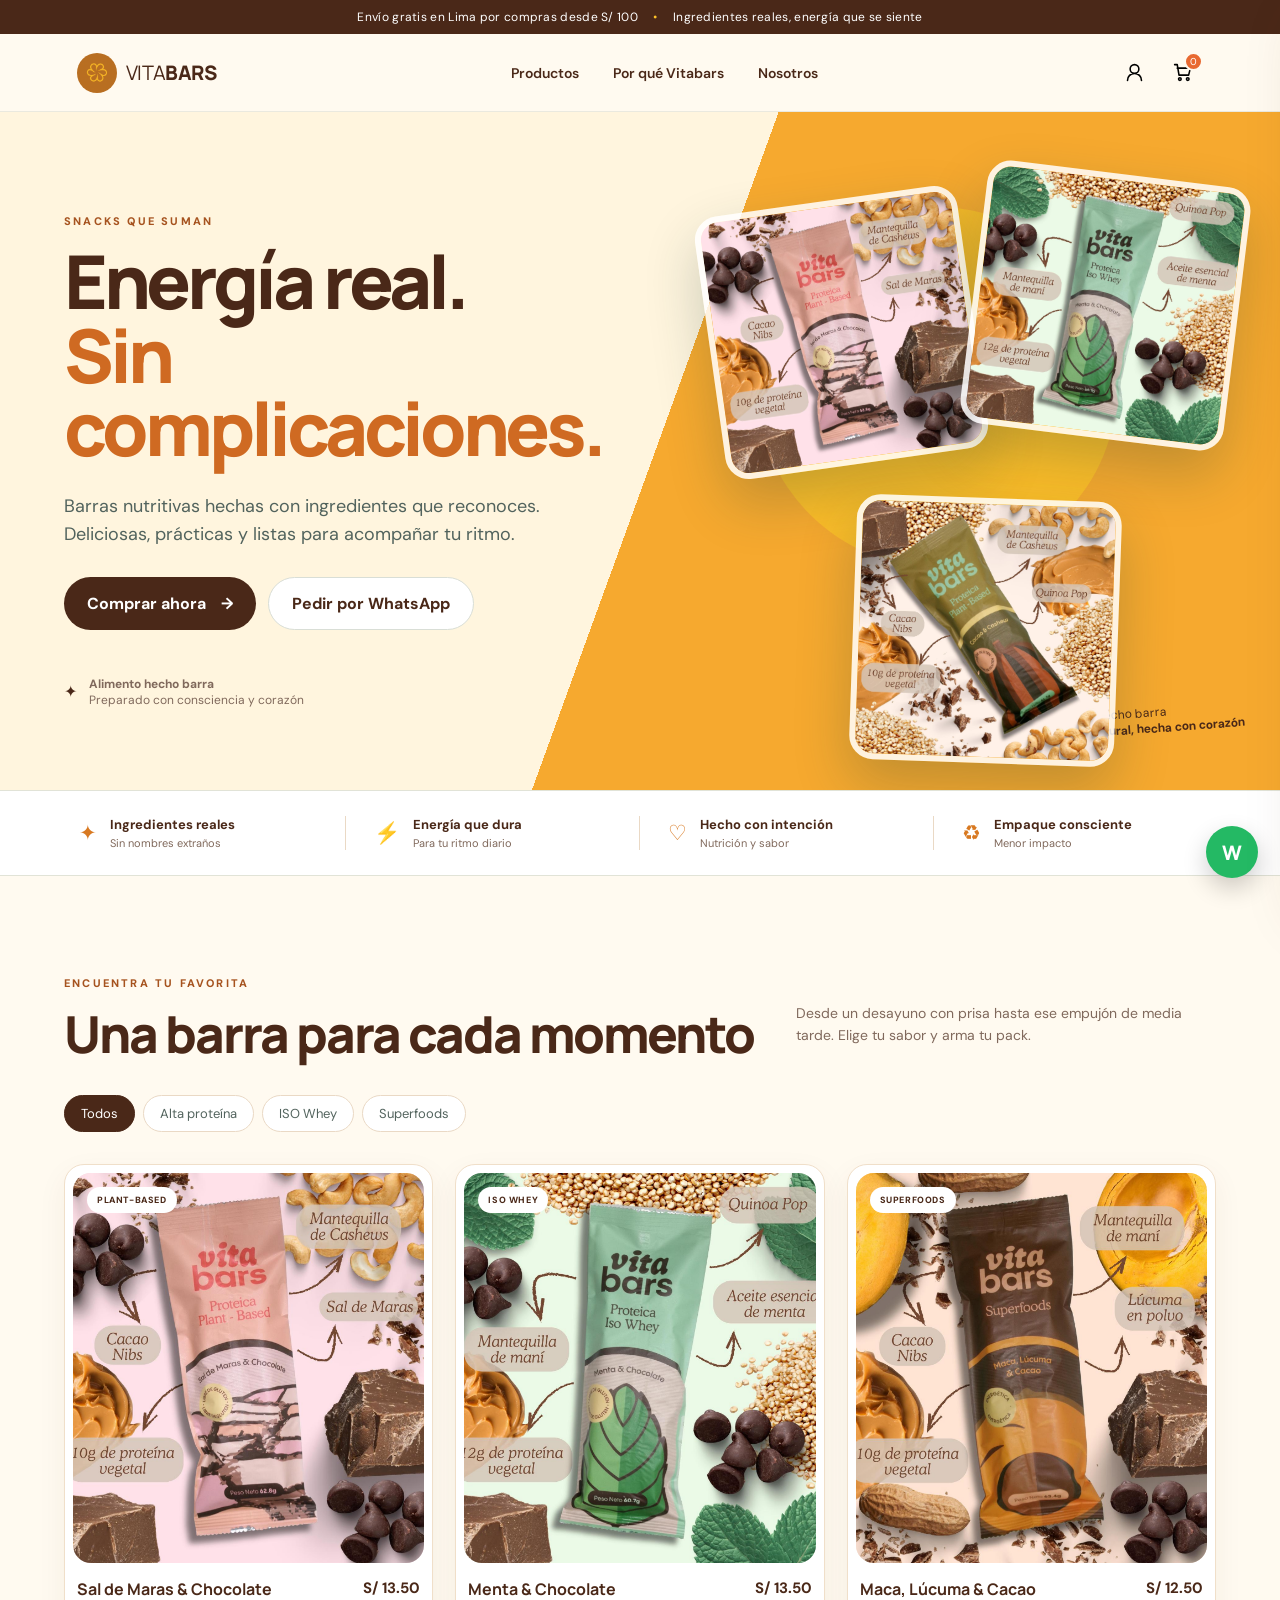
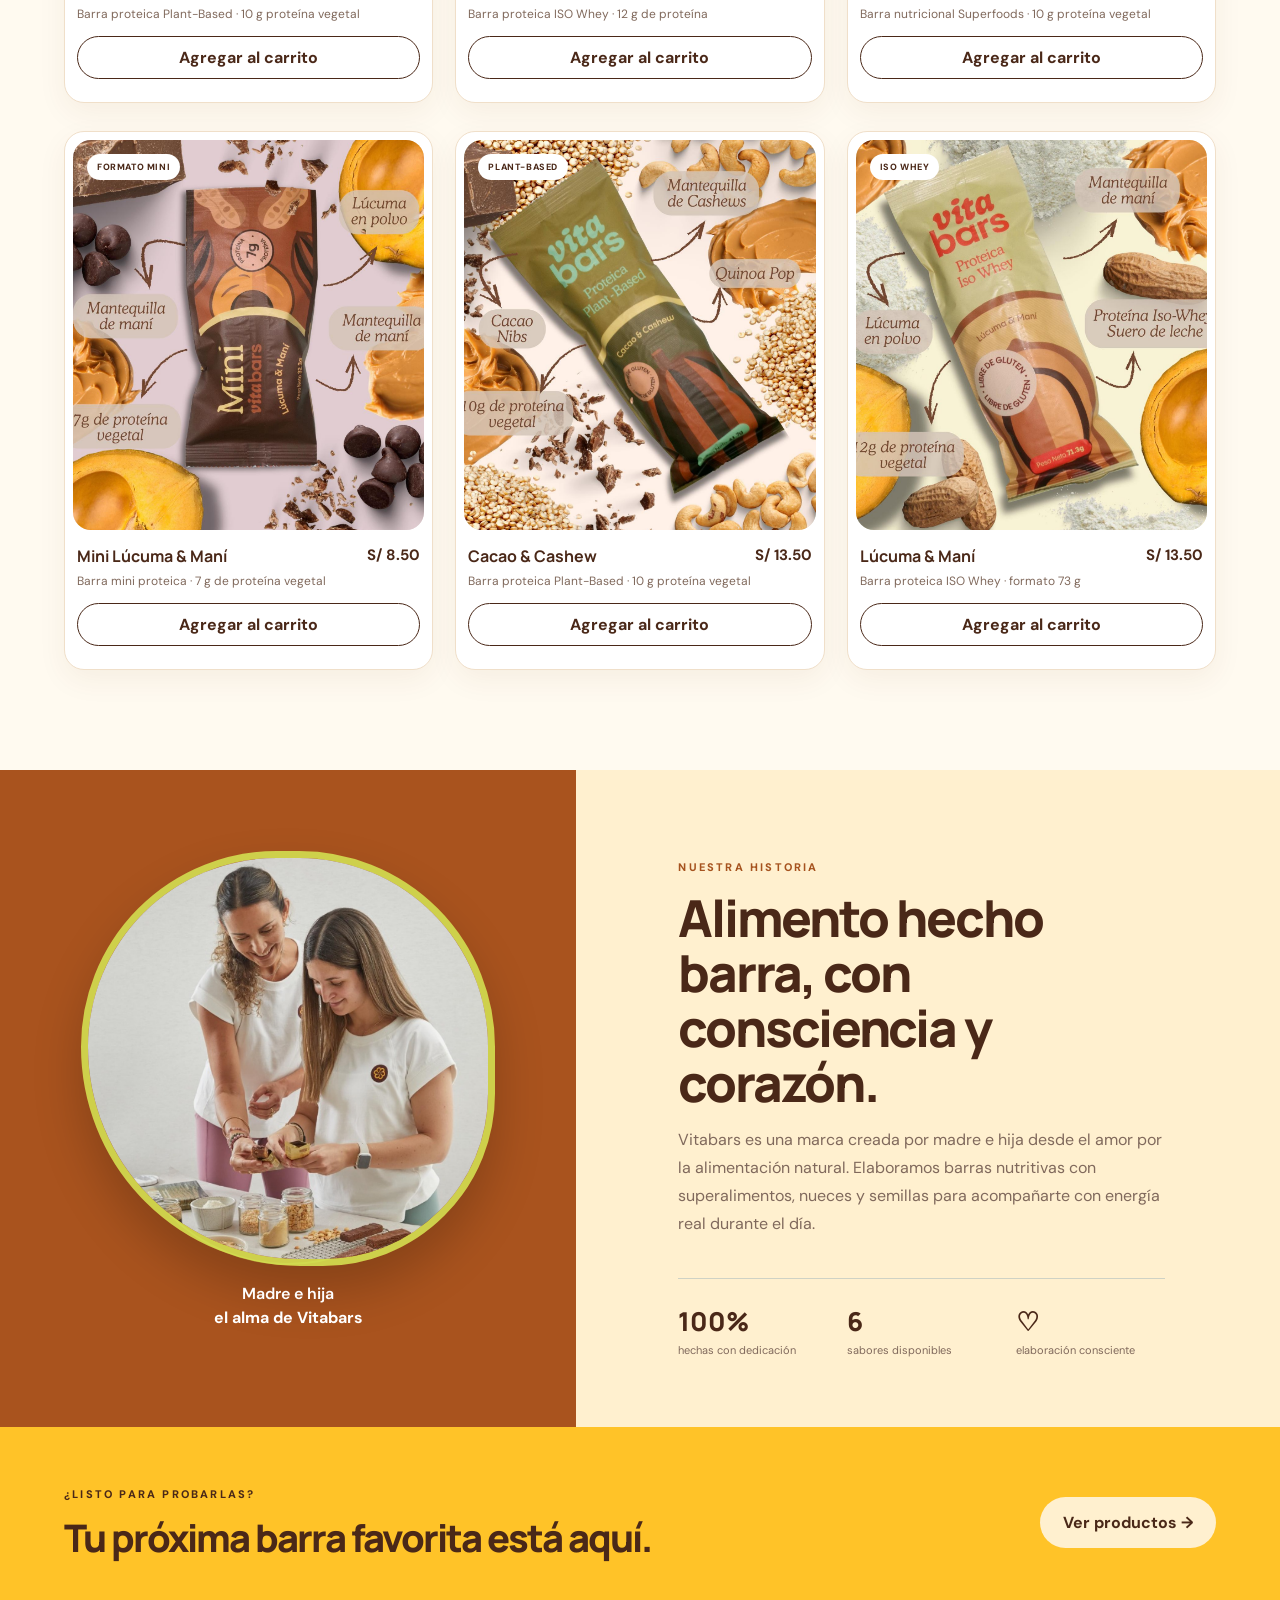
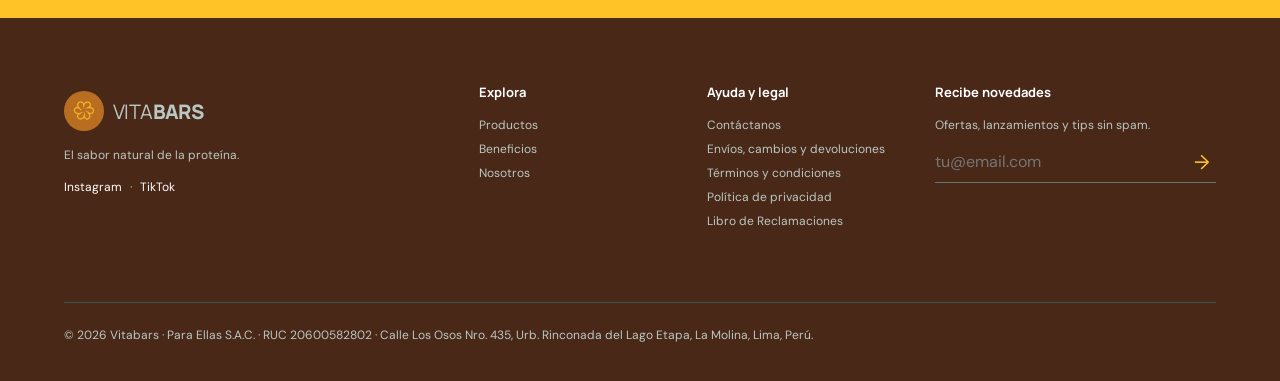
<file: index.html>
<!doctype html>
<html lang="es">
<head>
  <meta charset="UTF-8" />
  <meta name="viewport" content="width=device-width, initial-scale=1.0" />
  <meta name="description" content="Vitabars: barras nutritivas hechas con ingredientes reales. Compra por WhatsApp o paga online con Culqi." />
  <title>Vitabars | Energía real para tu día</title>
  <link rel="preconnect" href="https://fonts.googleapis.com">
  <link rel="preconnect" href="https://fonts.gstatic.com" crossorigin>
  <link href="https://fonts.googleapis.com/css2?family=DM+Sans:wght@400;500;600;700&family=Manrope:wght@600;700;800&display=swap" rel="stylesheet">
  <link rel="stylesheet" href="styles.css" />
  <link rel="stylesheet" href="brand.css" />
</head>
<body>
  <div class="announcement">Envío gratis en Lima por compras desde S/ 100 <span>•</span> Ingredientes reales, energía que se siente</div>

  <header class="site-header">
    <a class="brand" href="#inicio" aria-label="Vitabars, inicio">
      <img class="brand-logo" src="logo.png" alt=""><span>VITA<strong>BARS</strong></span>
    </a>
    <nav aria-label="Navegación principal">
      <a href="#productos">Productos</a>
      <a href="#beneficios">Por qué Vitabars</a>
      <a href="#nosotros">Nosotros</a>
    </nav>
    <div class="header-actions">
      <button class="icon-btn user-trigger" aria-label="Ingresar a mi cuenta" title="Mi cuenta">
        <svg viewBox="0 0 24 24" aria-hidden="true"><path d="M20 21a8 8 0 0 0-16 0M12 13a5 5 0 1 0 0-10 5 5 0 0 0 0 10Z"/></svg>
      </button>
      <button class="icon-btn cart-trigger" aria-label="Abrir carrito" title="Carrito">
        <svg viewBox="0 0 24 24" aria-hidden="true"><path d="M6 7h15l-2 8H8L6 3H3M9 21a1.5 1.5 0 1 0 0-3 1.5 1.5 0 0 0 0 3Zm9 0a1.5 1.5 0 1 0 0-3 1.5 1.5 0 0 0 0 3Z"/></svg>
        <span class="cart-count">0</span>
      </button>
      <button class="menu-btn" aria-label="Abrir menú">☰</button>
    </div>
  </header>

  <main>
    <section class="hero" id="inicio">
      <div class="hero-copy">
        <p class="eyebrow">SNACKS QUE SUMAN</p>
        <h1>Energía real.<br><em>Sin complicaciones.</em></h1>
        <p class="hero-text">Barras nutritivas hechas con ingredientes que reconoces. Deliciosas, prácticas y listas para acompañar tu ritmo.</p>
        <div class="hero-ctas">
          <a class="btn btn-dark" href="#productos">Comprar ahora <span>→</span></a>
          <button class="btn btn-light whatsapp-general">Pedir por WhatsApp</button>
        </div>
        <div class="hero-proof"><span class="proof-icon">✦</span><p><strong>Alimento hecho barra</strong><br>Preparado con consciencia y corazón</p></div>
      </div>
      <div class="hero-visual" aria-label="Selección de barras Vitabars">
        <div class="sun"></div>
        <img class="hero-product hero-product-one" src="saldemaras_y_chocolate.png" alt="Vitabar Sal de Maras y Chocolate">
        <img class="hero-product hero-product-two" src="menta_y_chocolate.png" alt="Vitabar Menta y Chocolate">
        <img class="hero-product hero-product-three" src="cacao_y_cashew.png" alt="Vitabar Cacao y Cashew">
        <p class="visual-note">Alimento hecho barra<br><strong>Energía natural, hecha con corazón</strong></p>
      </div>
    </section>

    <section class="benefit-strip" id="beneficios">
      <div><span>✦</span><p><strong>Ingredientes reales</strong><small>Sin nombres extraños</small></p></div>
      <div><span>⚡</span><p><strong>Energía que dura</strong><small>Para tu ritmo diario</small></p></div>
      <div><span>♡</span><p><strong>Hecho con intención</strong><small>Nutrición y sabor</small></p></div>
      <div><span>♻</span><p><strong>Empaque consciente</strong><small>Menor impacto</small></p></div>
    </section>

    <section class="products-section" id="productos">
      <div class="section-heading">
        <div><p class="eyebrow">ENCUENTRA TU FAVORITA</p><h2>Una barra para cada momento</h2></div>
        <p>Desde un desayuno con prisa hasta ese empujón de media tarde. Elige tu sabor y arma tu pack.</p>
      </div>
      <div class="filter-row" role="group" aria-label="Filtrar productos">
        <button class="filter active" data-filter="todos">Todos</button>
        <button class="filter" data-filter="proteina">Alta proteína</button>
        <button class="filter" data-filter="whey">ISO Whey</button>
        <button class="filter" data-filter="superfoods">Superfoods</button>
      </div>
      <div class="product-grid" id="product-grid"></div>
    </section>

    <section class="story" id="nosotros">
      <div class="story-art"><img src="mama_hija.png" alt="Fundadoras de Vitabars, madre e hija"><p>Madre e hija<br><strong>el alma de Vitabars</strong></p></div>
      <div class="story-copy">
        <p class="eyebrow">NUESTRA HISTORIA</p>
        <h2>Alimento hecho barra, con consciencia y corazón.</h2>
        <p>Vitabars es una marca creada por madre e hija desde el amor por la alimentación natural. Elaboramos barras nutritivas con superalimentos, nueces y semillas para acompañarte con energía real durante el día.</p>
        <div class="story-stats"><div><strong>100%</strong><span>hechas con dedicación</span></div><div><strong>6</strong><span>sabores disponibles</span></div><div><strong>♡</strong><span>elaboración consciente</span></div></div>
      </div>
    </section>

    <section class="cta-banner">
      <div><p class="eyebrow">¿LISTO PARA PROBARLAS?</p><h2>Tu próxima barra favorita está aquí.</h2></div>
      <a href="#productos" class="btn btn-cream">Ver productos →</a>
    </section>
  </main>

  <footer>
    <div class="footer-brand"><a class="brand" href="#inicio"><img class="brand-logo" src="logo.png" alt=""><span>VITA<strong>BARS</strong></span></a><p>El sabor natural de la proteína.</p><p><a href="https://www.instagram.com/vitabars.pe" target="_blank" rel="noopener">Instagram</a> · <a href="https://www.tiktok.com/@vitabars.pe" target="_blank" rel="noopener">TikTok</a></p></div>
    <div><h3>Explora</h3><a href="#productos">Productos</a><a href="#beneficios">Beneficios</a><a href="#nosotros">Nosotros</a></div>
    <div><h3>Ayuda y legal</h3><a href="#" class="whatsapp-general">Contáctanos</a><a href="cambios-devoluciones.html">Envíos, cambios y devoluciones</a><a href="terminos.html">Términos y condiciones</a><a href="privacidad.html">Política de privacidad</a><a href="libro-reclamaciones.html">Libro de Reclamaciones</a></div>
    <div><h3>Recibe novedades</h3><p>Ofertas, lanzamientos y tips sin spam.</p><form class="newsletter"><input type="email" placeholder="tu@email.com" required aria-label="Correo electrónico"><button aria-label="Suscribirme">→</button></form></div>
    <p class="copyright">© 2026 Vitabars · Para Ellas S.A.C. · RUC 20600582802 · Calle Los Osos Nro. 435, Urb. Rinconada del Lago Etapa, La Molina, Lima, Perú.</p>
  </footer>

  <div class="overlay" hidden></div>

  <aside class="drawer cart-drawer" aria-label="Carrito de compras" aria-hidden="true">
    <div class="drawer-head"><div><p class="eyebrow">TU PEDIDO</p><h2>Mi carrito</h2></div><button class="close-drawer" aria-label="Cerrar carrito">×</button></div>
    <div class="cart-items"></div>
    <div class="empty-cart"><span>⌁</span><h3>Tu carrito está esperando</h3><p>Agrega algunas Vitabars y vuelve por aquí.</p><button class="btn btn-dark close-drawer">Ver productos</button></div>
    <div class="cart-summary" hidden>
      <label class="delivery-choice"><input type="checkbox" id="delivery-toggle"><span><strong>Quiero delivery</strong><small>S/ 10 · Gratis desde S/ 100</small></span></label>
      <div class="summary-line"><span>Subtotal</span><strong class="subtotal">S/ 0.00</strong></div>
      <div class="summary-line delivery-line"><span>Delivery</span><strong class="delivery-cost">S/ 0.00</strong></div>
      <div class="summary-line total-line"><span>Total</span><strong class="cart-total">S/ 0.00</strong></div>
      <button class="btn btn-whatsapp checkout-whatsapp">Comprar por WhatsApp</button>
      <button class="btn btn-dark checkout-online">Pagar online con Culqi</button>
      <p class="payment-note">Pago seguro con tarjeta, débito o Yape</p>
    </div>
  </aside>

  <section class="modal auth-modal" aria-hidden="true" role="dialog" aria-modal="true" aria-labelledby="auth-title">
    <button class="modal-close" aria-label="Cerrar">×</button>
    <div class="modal-brand"><img class="brand-logo" src="logo.png" alt="Vitabars"></div>
    <p class="eyebrow">BIENVENIDO A VITABARS</p><h2 id="auth-title">Tu cuenta, tus favoritos.</h2>
    <p class="modal-intro">Ingresa para guardar tus datos y comprar más rápido.</p>
    <form class="auth-form">
      <label>Correo electrónico<input type="email" id="auth-email" placeholder="tu@email.com" required></label>
      <label>Contraseña<input type="password" placeholder="Mínimo 6 caracteres" minlength="6" required></label>
      <button class="btn btn-dark" type="submit">Ingresar</button>
    </form>
    <p class="auth-switch">¿Primera vez? <button type="button">Crear una cuenta</button></p>
    <p class="demo-note">Demo: el acceso se guarda únicamente en este dispositivo.</p>
  </section>

  <section class="modal payment-modal" aria-hidden="true" role="dialog" aria-modal="true" aria-labelledby="payment-title">
    <button class="modal-close" aria-label="Cerrar">×</button>
    <p class="eyebrow">CHECKOUT SEGURO</p><h2 id="payment-title">¿Cómo quieres pagar?</h2>
    <p class="modal-intro">Serás dirigido al enlace seguro de Culqi para completar el pago.</p>
    <div class="payment-total-box"><span>Total de tu pedido</span><strong class="payment-total">S/ 0.00</strong><button type="button" class="copy-total">Copiar monto</button></div>
    <p class="culqi-amount-note">El enlace Express actual no recibe el carrito automáticamente. Ingresa en Culqi el monto que aparece arriba.</p>
    <div class="payment-options">
      <button data-method="Tarjeta de crédito o débito"><span class="pay-icon">▣</span><span><strong>Tarjeta</strong><small>Crédito o débito</small></span><b>›</b></button>
      <button data-method="Yape"><span class="pay-icon yape">Y</span><span><strong>Yape</strong><small>Pago desde tu celular</small></span><b>›</b></button>
    </div>
    <p class="secure-note">🔒 Vitabars no almacena los datos de tu tarjeta.</p>
  </section>

  <div class="toast" role="status" aria-live="polite"></div>
  <a class="floating-whatsapp whatsapp-general" href="#" aria-label="Comprar por WhatsApp">W</a>
  <script src="app.js"></script>
</body>
</html>
</file>
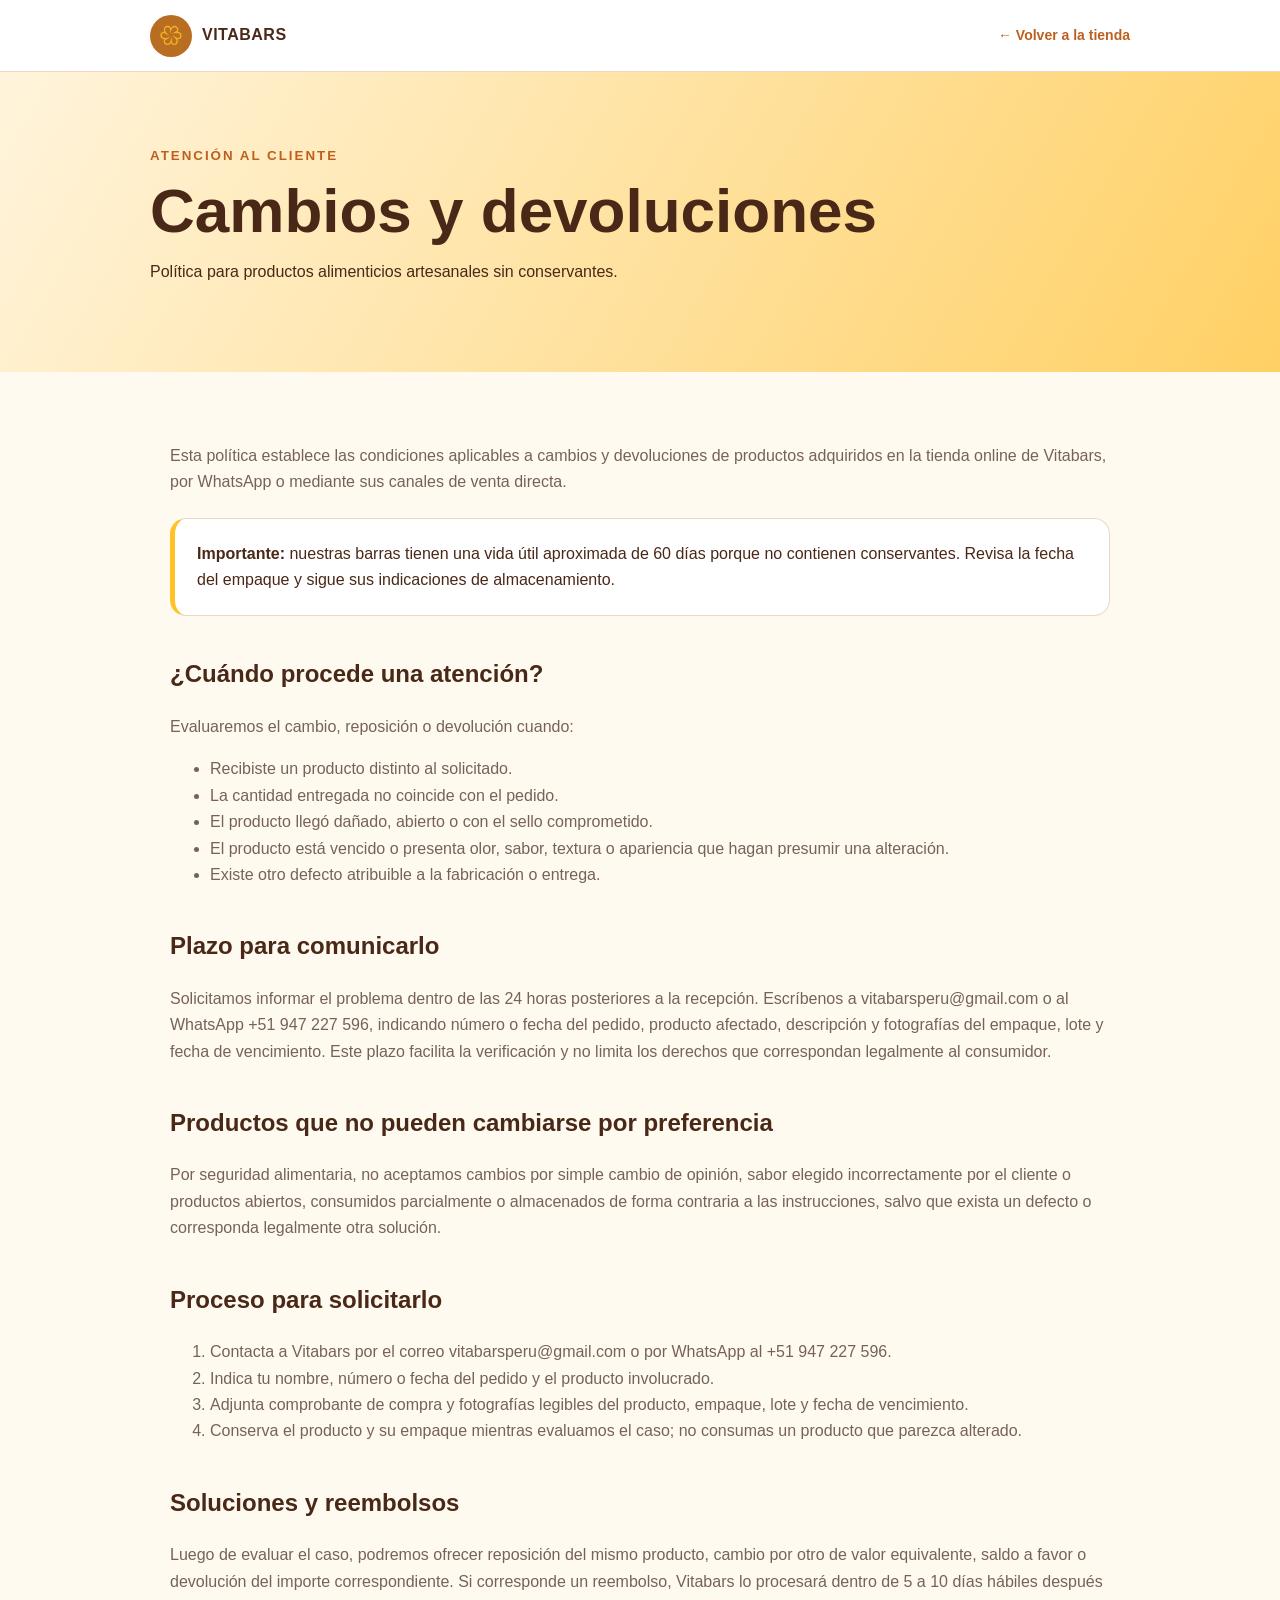
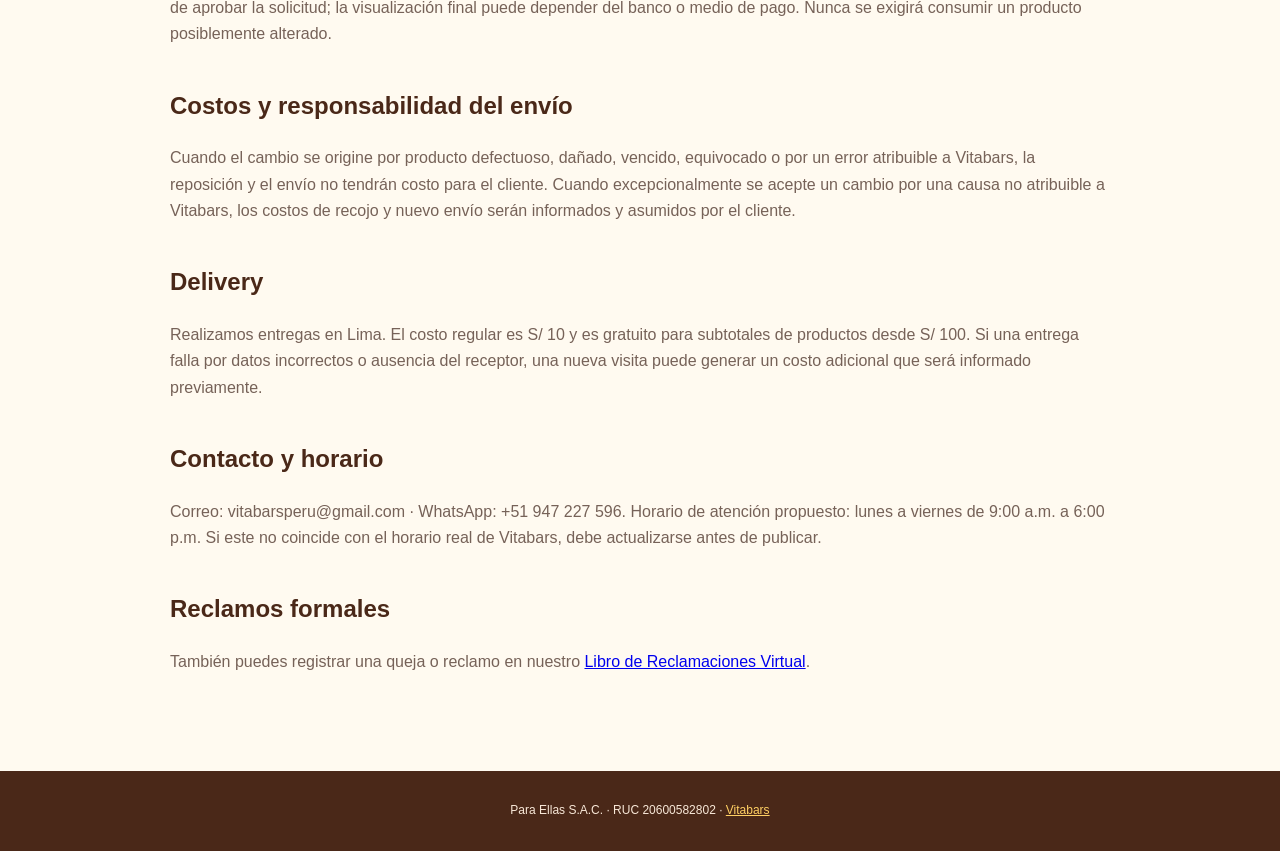
<file: cambios-devoluciones.html>
<!doctype html><html lang="es"><head><meta charset="UTF-8"><meta name="viewport" content="width=device-width,initial-scale=1"><title>Cambios y devoluciones | Vitabars</title><link rel="stylesheet" href="legal.css"></head><body>
<header class="legal-header"><a class="legal-brand" href="index.html"><img src="logo.png" alt="">VITABARS</a><a class="back-link" href="index.html">← Volver a la tienda</a></header>
<section class="legal-hero"><div><small>ATENCIÓN AL CLIENTE</small><h1>Cambios y devoluciones</h1><p>Política para productos alimenticios artesanales sin conservantes.</p></div></section>
<main class="legal-content"><p>Esta política establece las condiciones aplicables a cambios y devoluciones de productos adquiridos en la tienda online de Vitabars, por WhatsApp o mediante sus canales de venta directa.</p><div class="notice"><strong>Importante:</strong> nuestras barras tienen una vida útil aproximada de 60 días porque no contienen conservantes. Revisa la fecha del empaque y sigue sus indicaciones de almacenamiento.</div>
<h2>¿Cuándo procede una atención?</h2><p>Evaluaremos el cambio, reposición o devolución cuando:</p><ul><li>Recibiste un producto distinto al solicitado.</li><li>La cantidad entregada no coincide con el pedido.</li><li>El producto llegó dañado, abierto o con el sello comprometido.</li><li>El producto está vencido o presenta olor, sabor, textura o apariencia que hagan presumir una alteración.</li><li>Existe otro defecto atribuible a la fabricación o entrega.</li></ul>
<h2>Plazo para comunicarlo</h2><p>Solicitamos informar el problema dentro de las 24 horas posteriores a la recepción. Escríbenos a vitabarsperu@gmail.com o al WhatsApp +51 947 227 596, indicando número o fecha del pedido, producto afectado, descripción y fotografías del empaque, lote y fecha de vencimiento. Este plazo facilita la verificación y no limita los derechos que correspondan legalmente al consumidor.</p>
<h2>Productos que no pueden cambiarse por preferencia</h2><p>Por seguridad alimentaria, no aceptamos cambios por simple cambio de opinión, sabor elegido incorrectamente por el cliente o productos abiertos, consumidos parcialmente o almacenados de forma contraria a las instrucciones, salvo que exista un defecto o corresponda legalmente otra solución.</p>
<h2>Proceso para solicitarlo</h2><ol><li>Contacta a Vitabars por el correo vitabarsperu@gmail.com o por WhatsApp al +51 947 227 596.</li><li>Indica tu nombre, número o fecha del pedido y el producto involucrado.</li><li>Adjunta comprobante de compra y fotografías legibles del producto, empaque, lote y fecha de vencimiento.</li><li>Conserva el producto y su empaque mientras evaluamos el caso; no consumas un producto que parezca alterado.</li></ol>
<h2>Soluciones y reembolsos</h2><p>Luego de evaluar el caso, podremos ofrecer reposición del mismo producto, cambio por otro de valor equivalente, saldo a favor o devolución del importe correspondiente. Si corresponde un reembolso, Vitabars lo procesará dentro de 5 a 10 días hábiles después de aprobar la solicitud; la visualización final puede depender del banco o medio de pago. Nunca se exigirá consumir un producto posiblemente alterado.</p>
<h2>Costos y responsabilidad del envío</h2><p>Cuando el cambio se origine por producto defectuoso, dañado, vencido, equivocado o por un error atribuible a Vitabars, la reposición y el envío no tendrán costo para el cliente. Cuando excepcionalmente se acepte un cambio por una causa no atribuible a Vitabars, los costos de recojo y nuevo envío serán informados y asumidos por el cliente.</p>
<h2>Delivery</h2><p>Realizamos entregas en Lima. El costo regular es S/ 10 y es gratuito para subtotales de productos desde S/ 100. Si una entrega falla por datos incorrectos o ausencia del receptor, una nueva visita puede generar un costo adicional que será informado previamente.</p>
<h2>Contacto y horario</h2><p>Correo: vitabarsperu@gmail.com · WhatsApp: +51 947 227 596. Horario de atención propuesto: lunes a viernes de 9:00 a.m. a 6:00 p.m. Si este no coincide con el horario real de Vitabars, debe actualizarse antes de publicar.</p>
<h2>Reclamos formales</h2><p>También puedes registrar una queja o reclamo en nuestro <a href="libro-reclamaciones.html">Libro de Reclamaciones Virtual</a>.</p></main>
<footer class="legal-footer">Para Ellas S.A.C. · RUC 20600582802 · <a href="index.html">Vitabars</a></footer></body></html>
</file>
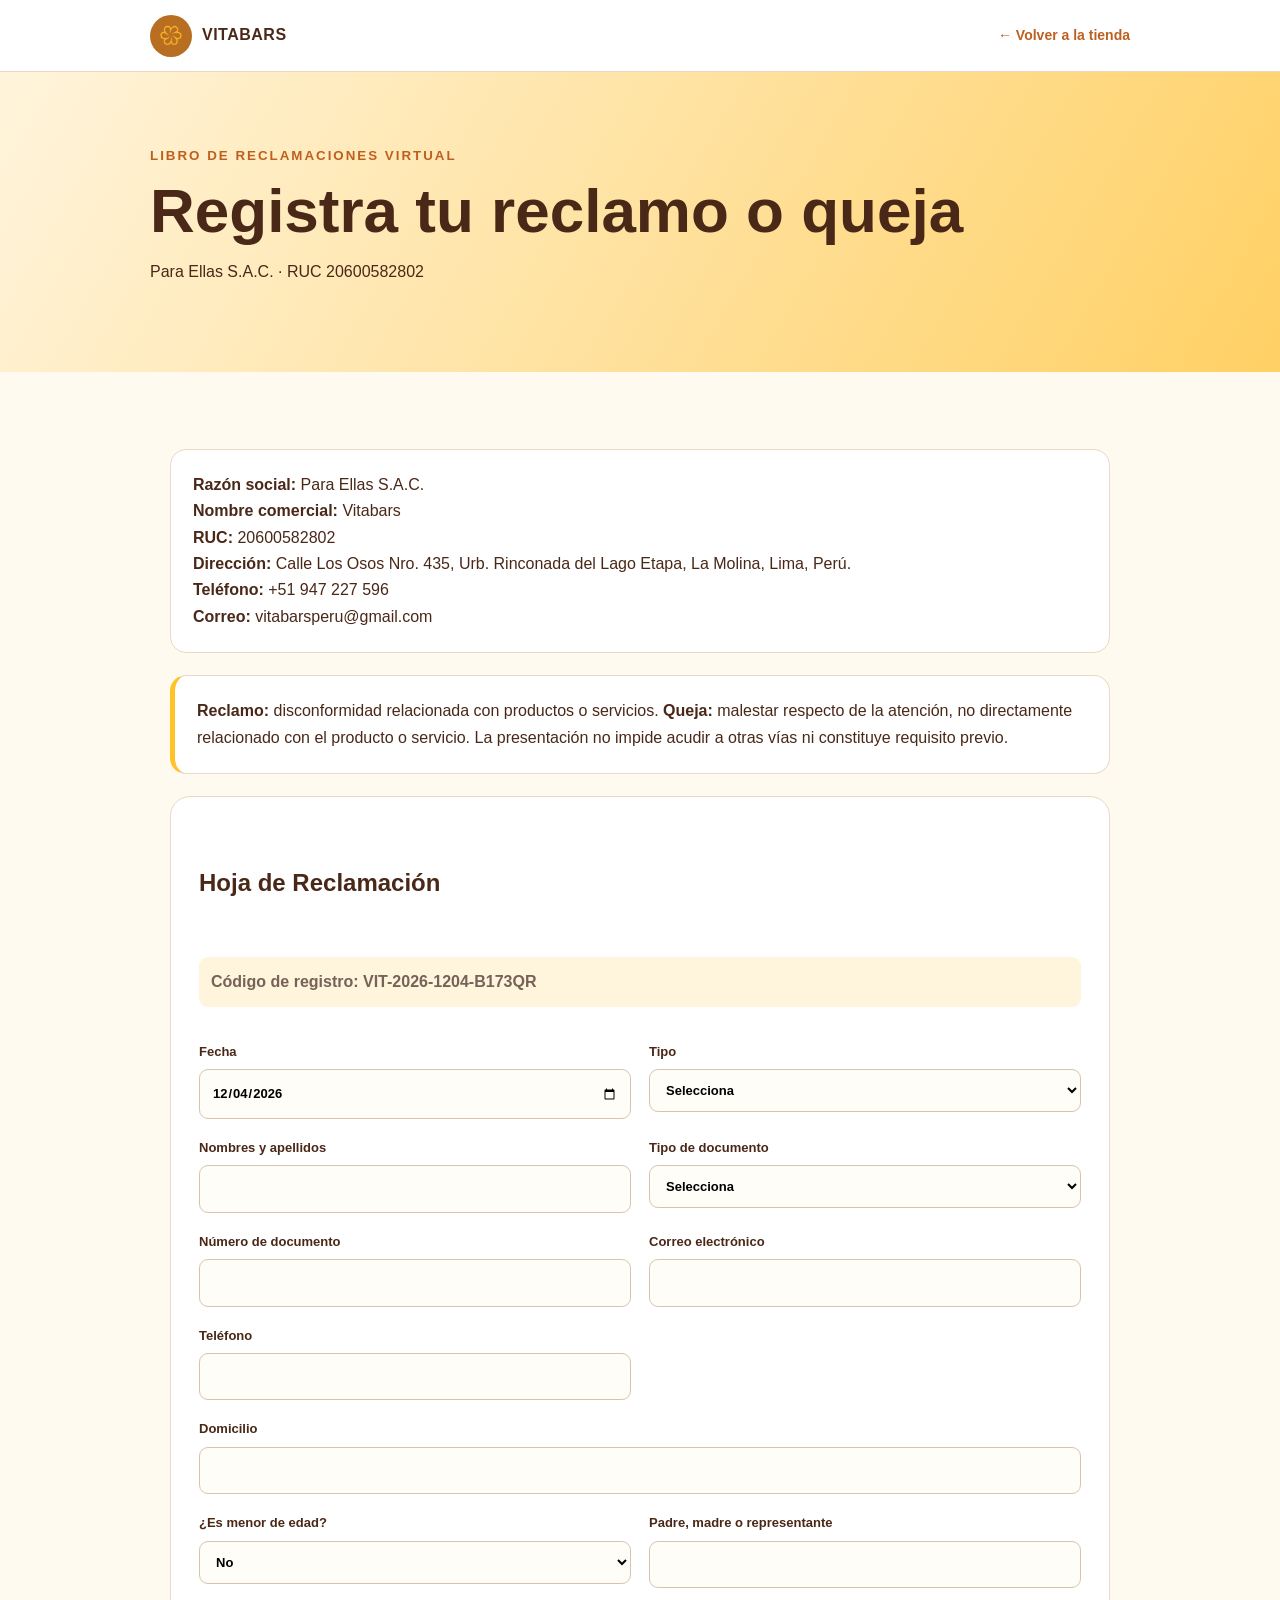
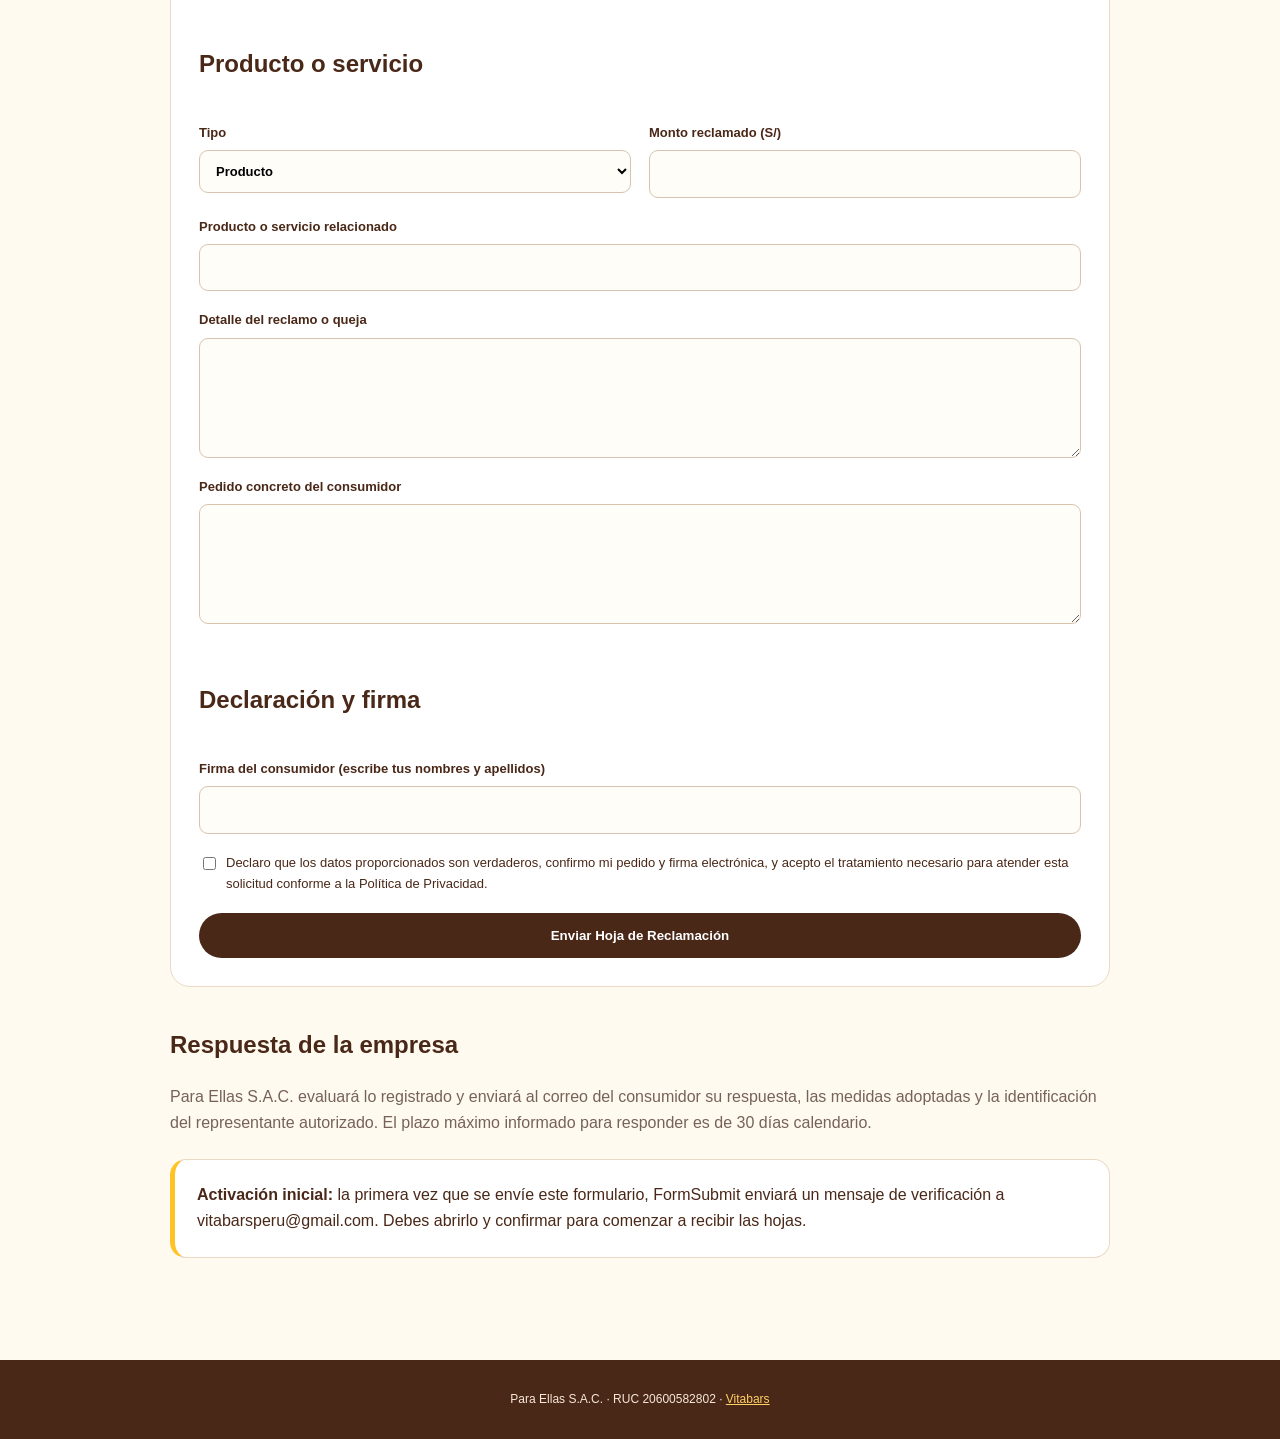
<file: libro-reclamaciones.html>
<!doctype html><html lang="es"><head><meta charset="UTF-8"><meta name="viewport" content="width=device-width,initial-scale=1"><title>Libro de Reclamaciones | Vitabars</title><link rel="stylesheet" href="legal.css"></head><body>
<header class="legal-header"><a class="legal-brand" href="index.html"><img src="logo.png" alt="">VITABARS</a><a class="back-link" href="index.html">← Volver a la tienda</a></header>
<section class="legal-hero"><div><small>LIBRO DE RECLAMACIONES VIRTUAL</small><h1>Registra tu reclamo o queja</h1><p>Para Ellas S.A.C. · RUC 20600582802</p></div></section>
<main class="legal-content"><div class="company-card"><strong>Razón social:</strong> Para Ellas S.A.C.<br><strong>Nombre comercial:</strong> Vitabars<br><strong>RUC:</strong> 20600582802<br><strong>Dirección:</strong> Calle Los Osos Nro. 435, Urb. Rinconada del Lago Etapa, La Molina, Lima, Perú.<br><strong>Teléfono:</strong> +51 947 227 596<br><strong>Correo:</strong> vitabarsperu@gmail.com</div>
<div class="notice"><strong>Reclamo:</strong> disconformidad relacionada con productos o servicios. <strong>Queja:</strong> malestar respecto de la atención, no directamente relacionado con el producto o servicio. La presentación no impide acudir a otras vías ni constituye requisito previo.</div>
<form class="claims-form" action="https://formsubmit.co/vitabarsperu@gmail.com" method="POST">
  <h2>Hoja de Reclamación</h2>
  <input type="hidden" name="_subject" value="Nueva Hoja de Reclamación - Vitabars"><input type="hidden" name="_captcha" value="false"><input type="hidden" name="_template" value="table"><input type="hidden" name="_autoresponse" value="Vitabars recibió tu Hoja de Reclamación. Conserva este correo como constancia. Nos comunicaremos contigo dentro del plazo legal aplicable."><input type="hidden" name="Código" id="claim-id">
  <p class="claim-code full">Código de registro: <span id="claim-code"></span></p>
  <label>Fecha<input type="date" name="Fecha" id="claim-date" required></label><label>Tipo<select name="Tipo" required><option value="">Selecciona</option><option>Reclamo</option><option>Queja</option></select></label>
  <label>Nombres y apellidos<input name="Consumidor" autocomplete="name" required></label><label>Tipo de documento<select name="Tipo de documento" required><option value="">Selecciona</option><option>DNI</option><option>CE</option><option>Pasaporte</option></select></label>
  <label>Número de documento<input name="Número de documento" required></label><label>Correo electrónico<input type="email" name="email" autocomplete="email" required></label>
  <label>Teléfono<input type="tel" name="Teléfono" autocomplete="tel" required></label>
  <label class="full">Domicilio<input name="Domicilio" autocomplete="street-address" required></label>
  <label>¿Es menor de edad?<select name="Menor de edad" id="minor"><option>No</option><option>Sí</option></select></label><label>Padre, madre o representante<input name="Representante" id="representative"></label>
  <h2>Producto o servicio</h2>
  <label>Tipo<select name="Bien contratado" required><option>Producto</option><option>Servicio</option></select></label><label>Monto reclamado (S/)<input type="number" name="Monto reclamado" min="0" step="0.01"></label>
  <label class="full">Producto o servicio relacionado<input name="Producto o servicio" required></label><label class="full">Detalle del reclamo o queja<textarea name="Detalle" required></textarea></label><label class="full">Pedido concreto del consumidor<textarea name="Pedido del consumidor" required></textarea></label>
  <h2>Declaración y firma</h2>
  <label class="full">Firma del consumidor (escribe tus nombres y apellidos)<input name="Firma del consumidor" required></label>
  <label class="check full"><input type="checkbox" required><span>Declaro que los datos proporcionados son verdaderos, confirmo mi pedido y firma electrónica, y acepto el tratamiento necesario para atender esta solicitud conforme a la Política de Privacidad.</span></label>
  <input type="hidden" name="Estado de respuesta" value="Pendiente de evaluación por Para Ellas S.A.C."><input type="hidden" name="Plazo máximo informado" value="30 días calendario"><input type="hidden" name="Firma del proveedor" value="Será consignada por el representante autorizado al emitir la respuesta"><input type="hidden" name="Medidas adoptadas" value="Pendientes de evaluación y respuesta">
  <button type="submit">Enviar Hoja de Reclamación</button>
</form>
<section class="company-response"><h2>Respuesta de la empresa</h2><p>Para Ellas S.A.C. evaluará lo registrado y enviará al correo del consumidor su respuesta, las medidas adoptadas y la identificación del representante autorizado. El plazo máximo informado para responder es de 30 días calendario.</p></section>
<div class="notice"><strong>Activación inicial:</strong> la primera vez que se envíe este formulario, FormSubmit enviará un mensaje de verificación a vitabarsperu@gmail.com. Debes abrirlo y confirmar para comenzar a recibir las hojas.</div></main>
<footer class="legal-footer">Para Ellas S.A.C. · RUC 20600582802 · <a href="index.html">Vitabars</a></footer>
<script>const now=new Date();const code=`VIT-${now.getFullYear()}-${String(now.getMonth()+1).padStart(2,'0')}${String(now.getDate()).padStart(2,'0')}-${Math.random().toString(36).slice(2,8).toUpperCase()}`;document.querySelector('#claim-code').textContent=code;document.querySelector('#claim-id').value=code;document.querySelector('#claim-date').value=now.toISOString().slice(0,10);document.querySelector('#minor').addEventListener('change',e=>document.querySelector('#representative').required=e.target.value==='Sí');</script></body></html>
</file>
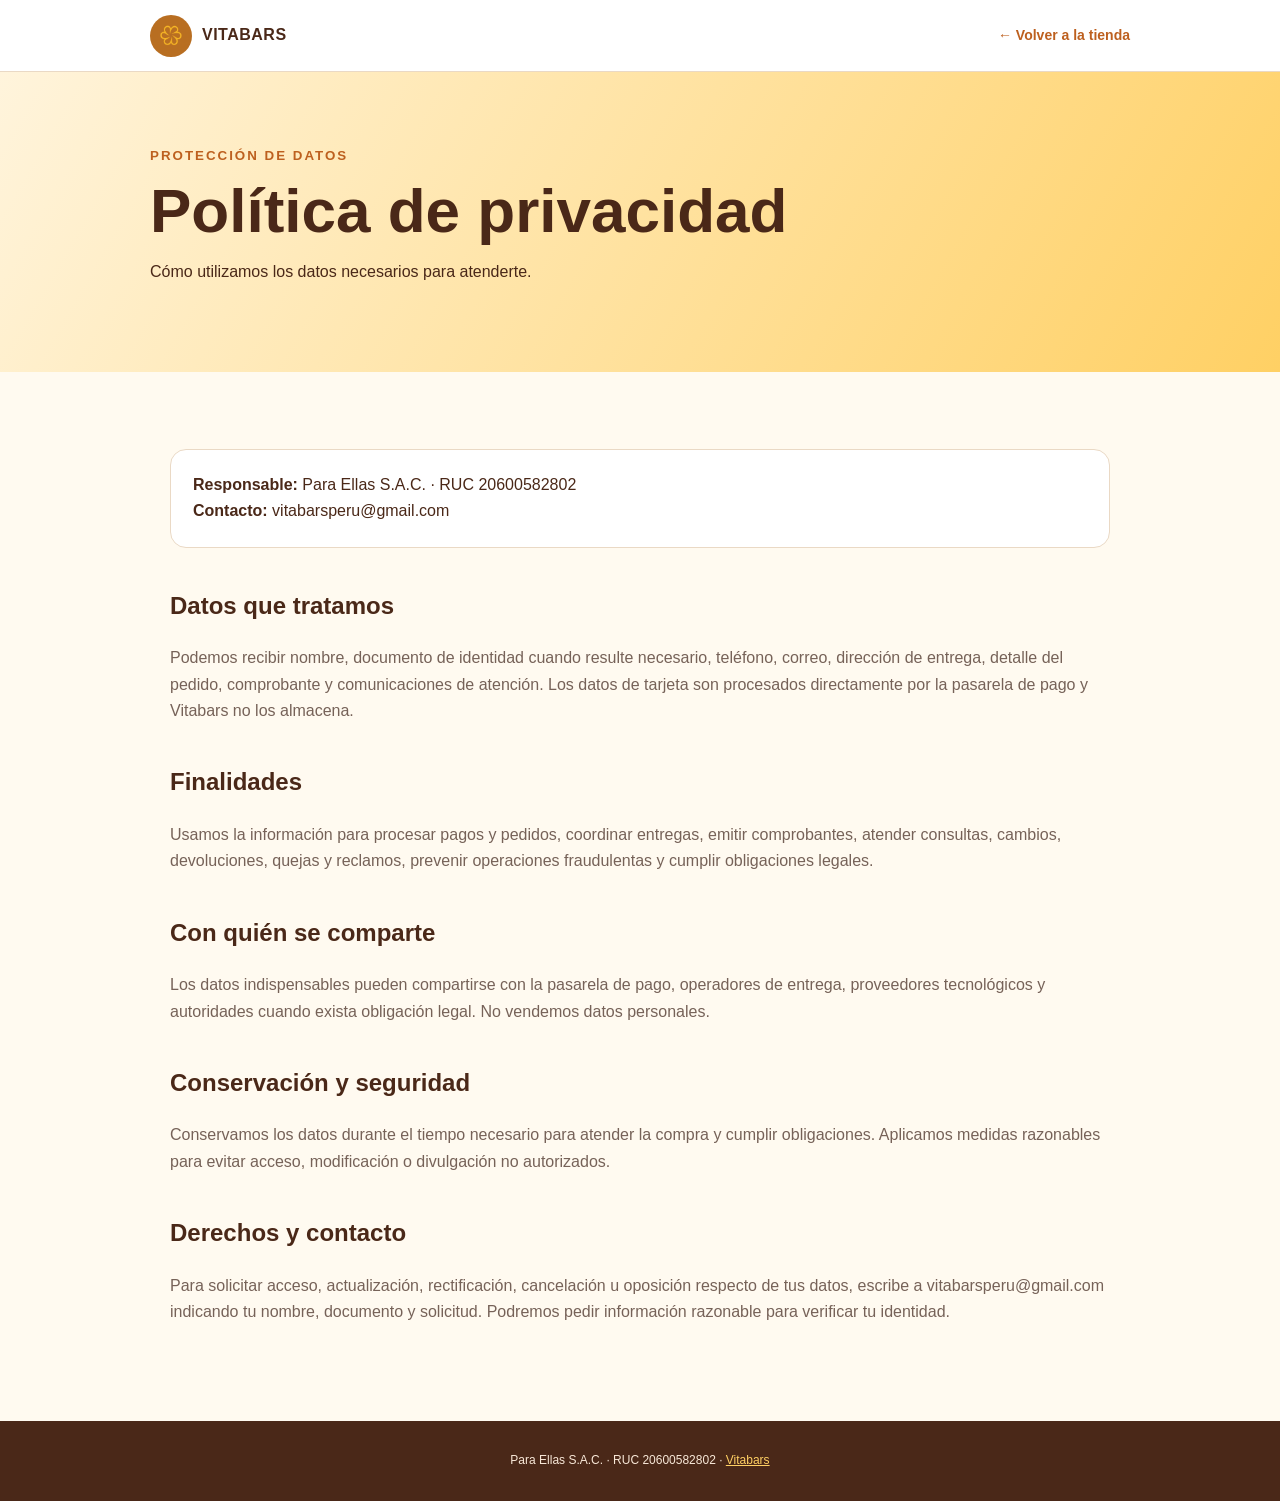
<file: privacidad.html>
<!doctype html><html lang="es"><head><meta charset="UTF-8"><meta name="viewport" content="width=device-width,initial-scale=1"><title>Política de privacidad | Vitabars</title><link rel="stylesheet" href="legal.css"></head><body>
<header class="legal-header"><a class="legal-brand" href="index.html"><img src="logo.png" alt="">VITABARS</a><a class="back-link" href="index.html">← Volver a la tienda</a></header>
<section class="legal-hero"><div><small>PROTECCIÓN DE DATOS</small><h1>Política de privacidad</h1><p>Cómo utilizamos los datos necesarios para atenderte.</p></div></section>
<main class="legal-content"><div class="company-card"><strong>Responsable:</strong> Para Ellas S.A.C. · RUC 20600582802<br><strong>Contacto:</strong> vitabarsperu@gmail.com</div>
<h2>Datos que tratamos</h2><p>Podemos recibir nombre, documento de identidad cuando resulte necesario, teléfono, correo, dirección de entrega, detalle del pedido, comprobante y comunicaciones de atención. Los datos de tarjeta son procesados directamente por la pasarela de pago y Vitabars no los almacena.</p>
<h2>Finalidades</h2><p>Usamos la información para procesar pagos y pedidos, coordinar entregas, emitir comprobantes, atender consultas, cambios, devoluciones, quejas y reclamos, prevenir operaciones fraudulentas y cumplir obligaciones legales.</p>
<h2>Con quién se comparte</h2><p>Los datos indispensables pueden compartirse con la pasarela de pago, operadores de entrega, proveedores tecnológicos y autoridades cuando exista obligación legal. No vendemos datos personales.</p>
<h2>Conservación y seguridad</h2><p>Conservamos los datos durante el tiempo necesario para atender la compra y cumplir obligaciones. Aplicamos medidas razonables para evitar acceso, modificación o divulgación no autorizados.</p>
<h2>Derechos y contacto</h2><p>Para solicitar acceso, actualización, rectificación, cancelación u oposición respecto de tus datos, escribe a vitabarsperu@gmail.com indicando tu nombre, documento y solicitud. Podremos pedir información razonable para verificar tu identidad.</p></main>
<footer class="legal-footer">Para Ellas S.A.C. · RUC 20600582802 · <a href="index.html">Vitabars</a></footer></body></html>
</file>
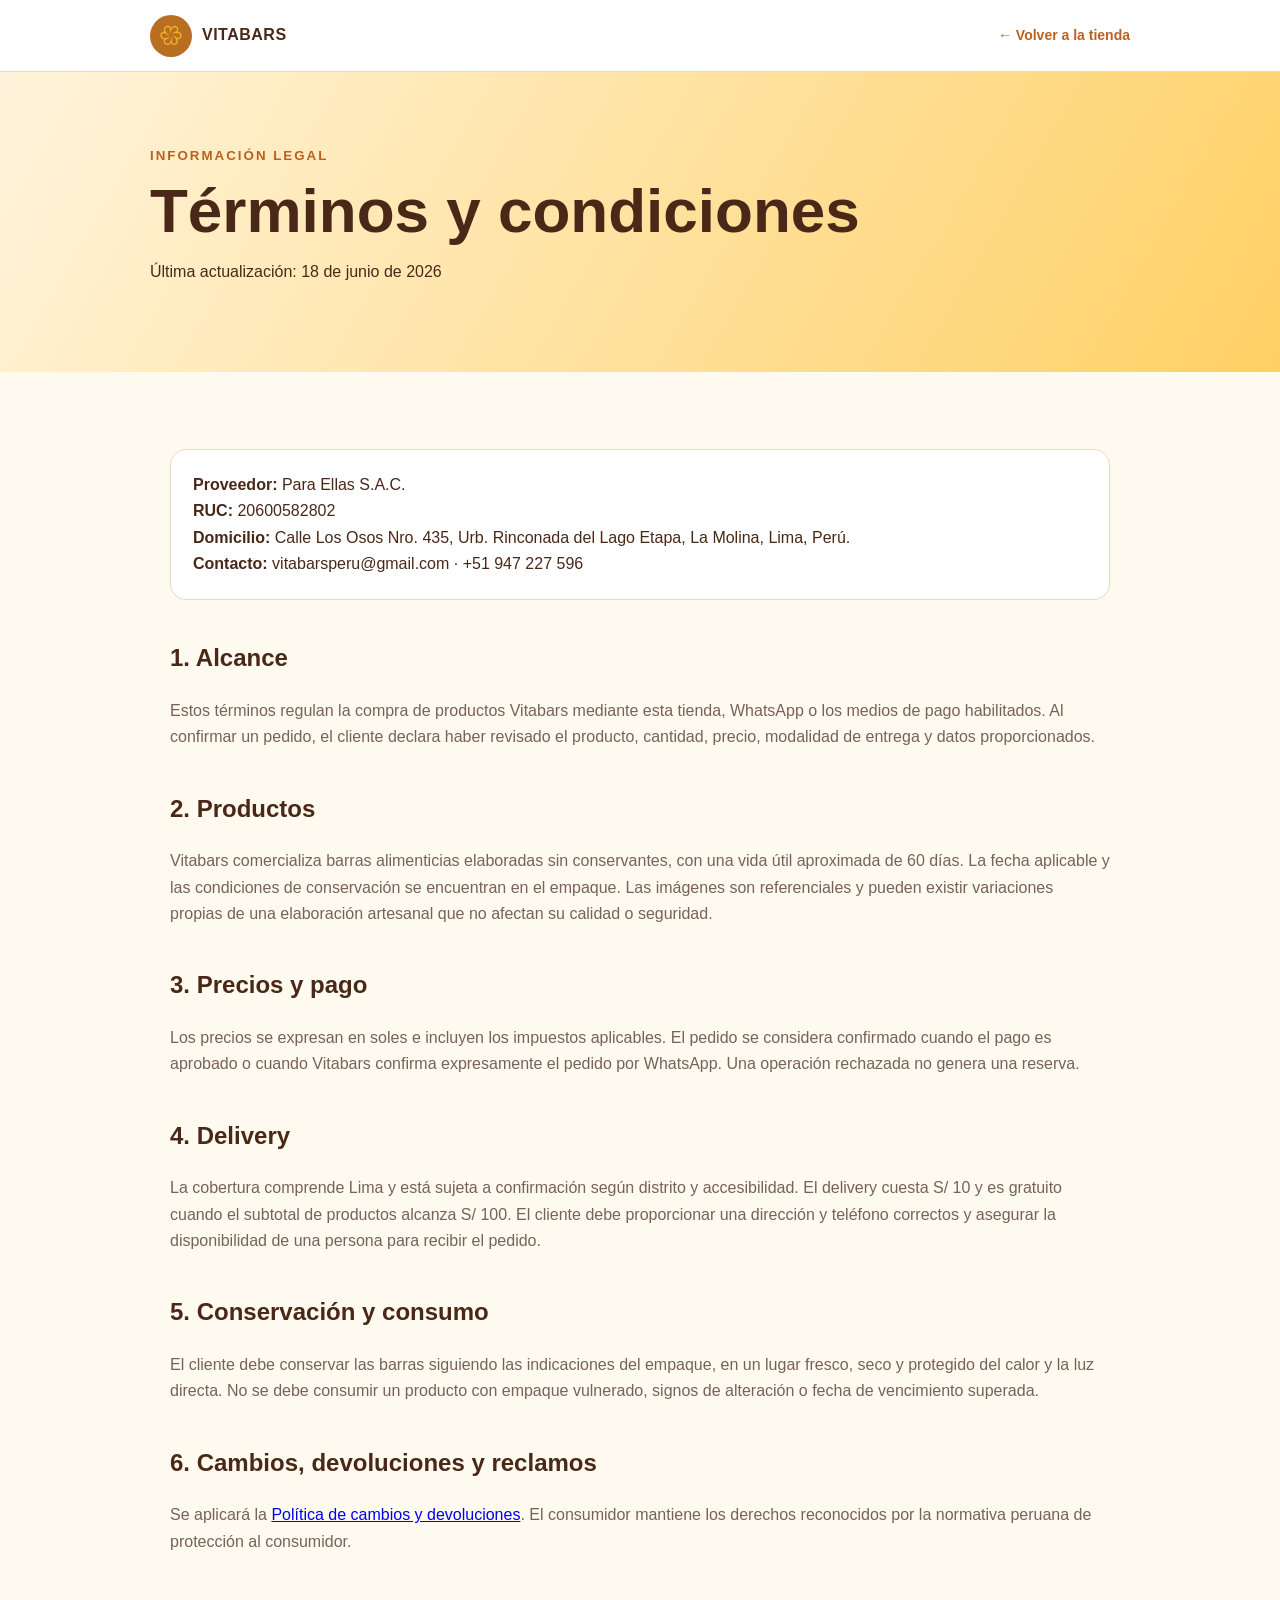
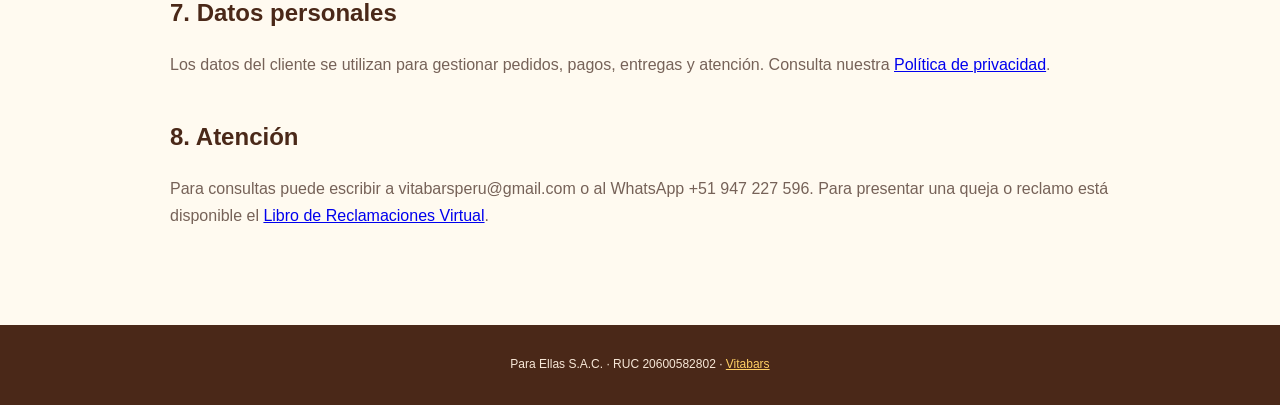
<file: terminos.html>
<!doctype html><html lang="es"><head><meta charset="UTF-8"><meta name="viewport" content="width=device-width,initial-scale=1"><title>Términos y condiciones | Vitabars</title><link rel="stylesheet" href="legal.css"></head><body>
<header class="legal-header"><a class="legal-brand" href="index.html"><img src="logo.png" alt="">VITABARS</a><a class="back-link" href="index.html">← Volver a la tienda</a></header>
<section class="legal-hero"><div><small>INFORMACIÓN LEGAL</small><h1>Términos y condiciones</h1><p>Última actualización: 18 de junio de 2026</p></div></section>
<main class="legal-content"><div class="company-card"><strong>Proveedor:</strong> Para Ellas S.A.C.<br><strong>RUC:</strong> 20600582802<br><strong>Domicilio:</strong> Calle Los Osos Nro. 435, Urb. Rinconada del Lago Etapa, La Molina, Lima, Perú.<br><strong>Contacto:</strong> vitabarsperu@gmail.com · +51 947 227 596</div>
<h2>1. Alcance</h2><p>Estos términos regulan la compra de productos Vitabars mediante esta tienda, WhatsApp o los medios de pago habilitados. Al confirmar un pedido, el cliente declara haber revisado el producto, cantidad, precio, modalidad de entrega y datos proporcionados.</p>
<h2>2. Productos</h2><p>Vitabars comercializa barras alimenticias elaboradas sin conservantes, con una vida útil aproximada de 60 días. La fecha aplicable y las condiciones de conservación se encuentran en el empaque. Las imágenes son referenciales y pueden existir variaciones propias de una elaboración artesanal que no afectan su calidad o seguridad.</p>
<h2>3. Precios y pago</h2><p>Los precios se expresan en soles e incluyen los impuestos aplicables. El pedido se considera confirmado cuando el pago es aprobado o cuando Vitabars confirma expresamente el pedido por WhatsApp. Una operación rechazada no genera una reserva.</p>
<h2>4. Delivery</h2><p>La cobertura comprende Lima y está sujeta a confirmación según distrito y accesibilidad. El delivery cuesta S/ 10 y es gratuito cuando el subtotal de productos alcanza S/ 100. El cliente debe proporcionar una dirección y teléfono correctos y asegurar la disponibilidad de una persona para recibir el pedido.</p>
<h2>5. Conservación y consumo</h2><p>El cliente debe conservar las barras siguiendo las indicaciones del empaque, en un lugar fresco, seco y protegido del calor y la luz directa. No se debe consumir un producto con empaque vulnerado, signos de alteración o fecha de vencimiento superada.</p>
<h2>6. Cambios, devoluciones y reclamos</h2><p>Se aplicará la <a href="cambios-devoluciones.html">Política de cambios y devoluciones</a>. El consumidor mantiene los derechos reconocidos por la normativa peruana de protección al consumidor.</p>
<h2>7. Datos personales</h2><p>Los datos del cliente se utilizan para gestionar pedidos, pagos, entregas y atención. Consulta nuestra <a href="privacidad.html">Política de privacidad</a>.</p>
<h2>8. Atención</h2><p>Para consultas puede escribir a vitabarsperu@gmail.com o al WhatsApp +51 947 227 596. Para presentar una queja o reclamo está disponible el <a href="libro-reclamaciones.html">Libro de Reclamaciones Virtual</a>.</p></main>
<footer class="legal-footer">Para Ellas S.A.C. · RUC 20600582802 · <a href="index.html">Vitabars</a></footer></body></html>
</file>
<file: styles.css>
:root{--ink:#4a2818;--green:#9d501d;--lime:#ffc328;--cream:#fff0cf;--paper:#fffaf0;--coral:#e86931;--berry:#b84829;--line:#ead9c5;--muted:#80695c;--shadow:0 18px 55px rgba(91,47,20,.15)}
*{box-sizing:border-box}html{scroll-behavior:smooth}body{margin:0;background:var(--paper);color:var(--ink);font-family:'DM Sans',sans-serif}button,input{font:inherit}button,a{transition:.2s ease}a{color:inherit;text-decoration:none}.announcement{background:var(--ink);color:white;text-align:center;font-size:12px;letter-spacing:.3px;padding:9px 16px}.announcement span{color:var(--lime);padding:0 12px}.site-header{height:78px;padding:0 clamp(22px,6vw,92px);display:flex;align-items:center;justify-content:space-between;border-bottom:1px solid rgba(23,60,49,.09);position:sticky;top:0;background:rgba(255,253,248,.94);backdrop-filter:blur(15px);z-index:30}.brand{display:flex;align-items:center;gap:9px;font-family:Manrope,sans-serif;font-size:20px;letter-spacing:-.6px}.brand strong{font-weight:800}.brand-mark{width:35px;height:35px;border-radius:50% 50% 42% 58%;background:var(--lime);display:grid;place-items:center;font:800 19px Manrope;transform:rotate(-8deg)}nav{display:flex;gap:34px;font-size:14px;font-weight:600}nav a:hover{color:#4b7c2d}.header-actions{display:flex;align-items:center;gap:6px}.icon-btn,.menu-btn{width:42px;height:42px;border:0;background:transparent;border-radius:50%;display:grid;place-items:center;cursor:pointer;position:relative}.icon-btn:hover{background:var(--cream)}.icon-btn svg{width:21px;fill:none;stroke:currentColor;stroke-width:1.8;stroke-linecap:round;stroke-linejoin:round}.cart-count{position:absolute;right:0;top:0;background:var(--coral);color:white;border:2px solid var(--paper);min-width:19px;height:19px;border-radius:20px;font-size:10px;display:grid;place-items:center}.menu-btn{display:none;font-size:22px}.hero{display:grid;grid-template-columns:1.02fr .98fr;min-height:630px;background:linear-gradient(110deg,#f7f3e9 0%,#f7f3e9 51%,#e2efb7 51%);overflow:hidden}.hero-copy{padding:clamp(70px,8vw,118px) 5vw 70px max(5vw,calc((100vw - 1240px)/2));position:relative;z-index:2}.eyebrow{font-size:11px;font-weight:800;letter-spacing:2.2px;margin:0 0 16px;color:#51735f}.hero h1{font:800 clamp(45px,5.8vw,78px)/.99 Manrope;margin:0;letter-spacing:-4px}.hero h1 em{font-style:normal;color:#5c812e}.hero-text{font-size:18px;line-height:1.55;max-width:540px;color:#52635d;margin:28px 0}.hero-ctas{display:flex;gap:12px;flex-wrap:wrap}.btn{border:0;border-radius:100px;padding:15px 23px;font-weight:700;cursor:pointer;display:inline-flex;justify-content:center;align-items:center;gap:15px}.btn:hover{transform:translateY(-2px)}.btn-dark{background:var(--ink);color:white}.btn-dark:hover{background:#0b2b23}.btn-light{background:white;color:var(--ink);border:1px solid #d9ded6}.btn-cream{background:var(--cream);color:var(--ink)}.btn-whatsapp{background:#24b964;color:white}.hero-proof{display:flex;align-items:center;gap:12px;margin-top:34px}.avatars{display:flex}.avatars span{width:32px;height:32px;border:2px solid var(--paper);border-radius:50%;margin-left:-7px;background:#d9b795;display:grid;place-items:center;font-size:9px;font-weight:800}.avatars span:first-child{margin:0;background:#a7cda6}.avatars span:last-child{background:#dd9d9d}.hero-proof p{font-size:12px;color:var(--muted)}.hero-visual{position:relative;min-height:630px}.sun{position:absolute;width:360px;height:360px;background:var(--lime);border-radius:50%;left:15%;top:14%;opacity:.8}.bar-pack{position:absolute;width:170px;height:330px;border-radius:11px;box-shadow:0 25px 45px rgba(23,60,49,.25);padding:34px 22px;color:white;display:flex;flex-direction:column;text-align:center;z-index:2;border:1px solid rgba(255,255,255,.35)}.bar-pack:after{content:"";height:10px;position:absolute;left:0;right:0;top:12px;border-top:2px dashed rgba(255,255,255,.4);border-bottom:2px dashed rgba(255,255,255,.4)}.bar-pack small{letter-spacing:4px;margin-top:35px}.bar-pack b{font:800 27px Manrope}.bar-pack span{font-size:14px;margin-top:10px}.bar-pack i{font-style:normal;font-size:10px;text-transform:uppercase;letter-spacing:1px;margin:auto 0 20px;padding-top:18px;border-top:1px solid rgba(255,255,255,.35)}.pack-cacao{background:#5d3829;left:12%;top:21%;transform:rotate(-12deg)}.pack-berry{background:var(--berry);left:36%;top:16%;transform:rotate(2deg);z-index:3}.pack-coco{background:#d78b52;left:61%;top:25%;transform:rotate(13deg)}.ingredient{position:absolute;z-index:5;font-size:28px}.nut-one{color:#9d5e39;left:11%;bottom:15%}.nut-two{color:#be8157;right:9%;top:18%}.berry-one{color:#a82b54;right:19%;bottom:17%}.berry-two{color:#6c233d;left:28%;top:13%}.leaf{position:absolute;color:#4c7c43;font-size:80px;z-index:1}.leaf-one{right:2%;bottom:15%;transform:rotate(42deg)}.leaf-two{left:1%;top:12%;transform:rotate(-40deg)}.visual-note{position:absolute;right:4%;bottom:6%;font-size:12px;transform:rotate(-4deg)}.benefit-strip{display:grid;grid-template-columns:repeat(4,1fr);padding:25px max(4vw,calc((100vw - 1240px)/2));border-top:1px solid #e1e3d7;border-bottom:1px solid #e1e3d7;background:white}.benefit-strip>div{display:flex;align-items:center;gap:13px;padding:0 28px;border-right:1px solid var(--line)}.benefit-strip>div:last-child{border:0}.benefit-strip>div>span{font-size:21px;color:#6c8b37}.benefit-strip p{display:flex;flex-direction:column;margin:0}.benefit-strip strong{font-size:13px}.benefit-strip small{font-size:11px;color:var(--muted);margin-top:3px}.products-section{padding:100px max(5vw,calc((100vw - 1240px)/2))}.section-heading{display:flex;align-items:end;justify-content:space-between;gap:40px;margin-bottom:34px}.section-heading h2,.story h2,.cta-banner h2{font:800 clamp(32px,4vw,51px)/1.08 Manrope;letter-spacing:-2px;margin:0}.section-heading>p{max-width:420px;line-height:1.6;color:var(--muted);font-size:14px}.filter-row{display:flex;gap:8px;flex-wrap:wrap;margin-bottom:32px}.filter{border:1px solid var(--line);background:white;border-radius:100px;padding:9px 16px;color:#53645e;cursor:pointer;font-size:13px}.filter.active,.filter:hover{background:var(--ink);color:white;border-color:var(--ink)}.product-grid{display:grid;grid-template-columns:repeat(4,1fr);gap:20px}.product-card{min-width:0}.product-image{height:320px;border-radius:18px;position:relative;display:grid;place-items:center;overflow:hidden}.product-image:before,.product-image:after{content:"";position:absolute;border-radius:50%;background:rgba(255,255,255,.25)}.product-image:before{width:210px;height:210px;right:-60px;top:-60px}.product-image:after{width:100px;height:100px;left:-20px;bottom:-20px}.mini-pack{width:105px;height:215px;border-radius:7px;color:white;display:flex;flex-direction:column;align-items:center;justify-content:center;box-shadow:0 20px 30px rgba(23,60,49,.22);transform:rotate(-5deg);position:relative;z-index:2;border:1px solid rgba(255,255,255,.4)}.mini-pack small{letter-spacing:3px}.mini-pack strong{font:800 18px Manrope}.mini-pack span{font-size:10px;margin-top:8px}.product-badge{position:absolute;left:14px;top:14px;background:white;border-radius:50px;padding:7px 10px;font-size:9px;font-weight:800;letter-spacing:.6px;z-index:4}.product-info{padding:15px 4px}.product-top{display:flex;justify-content:space-between;gap:8px}.product-info h3{font:700 16px Manrope;margin:0}.product-info p{font-size:12px;color:var(--muted);margin:6px 0 14px}.product-info strong{font-size:15px}.add-btn{width:100%;background:transparent;border:1px solid var(--ink);padding:10px;border-radius:50px;font-weight:700;color:var(--ink);cursor:pointer}.add-btn:hover{background:var(--ink);color:white}.story{display:grid;grid-template-columns:.9fr 1.1fr;min-height:510px;background:var(--cream)}.story-art{background:var(--green);color:white;display:flex;align-items:center;justify-content:center;flex-direction:column;position:relative;overflow:hidden}.story-art:after{content:"";position:absolute;width:330px;height:330px;border:2px solid rgba(216,239,87,.35);border-radius:50%}.story-art>span{width:160px;height:160px;border-radius:47% 53% 40% 60%;background:var(--lime);color:var(--ink);display:grid;place-items:center;font:800 90px Manrope;transform:rotate(-10deg);z-index:2}.story-art p{text-align:center;line-height:1.5;font-weight:600;z-index:2}.story-copy{padding:90px 9vw 70px 8vw;display:flex;justify-content:center;flex-direction:column}.story-copy>p:not(.eyebrow){line-height:1.75;color:var(--muted);max-width:590px}.story-stats{display:grid;grid-template-columns:repeat(3,1fr);border-top:1px solid #cfd2c5;margin-top:24px;padding-top:24px;gap:20px}.story-stats div{display:flex;flex-direction:column}.story-stats strong{font:800 26px Manrope}.story-stats span{font-size:11px;color:var(--muted);margin-top:4px}.cta-banner{background:var(--lime);padding:60px max(5vw,calc((100vw - 1240px)/2));display:flex;align-items:center;justify-content:space-between;gap:40px}.cta-banner h2{font-size:38px}.cta-banner .eyebrow{color:var(--ink)}footer{padding:65px max(5vw,calc((100vw - 1240px)/2)) 30px;background:var(--ink);color:white;display:grid;grid-template-columns:2fr 1fr 1fr 1.5fr;gap:40px;position:relative}footer h3{font:700 13px Manrope;margin:0 0 16px}footer p,footer a{font-size:12px;color:#b9c8c3;display:block;margin:8px 0}.footer-brand p{margin-top:16px}.newsletter{display:flex;border-bottom:1px solid #627770}.newsletter input{border:0;background:transparent;color:white;padding:10px 0;min-width:0;flex:1;outline:0}.newsletter button{background:transparent;border:0;color:var(--lime);font-size:20px;cursor:pointer}.copyright{grid-column:1/-1;border-top:1px solid #38594f;padding-top:24px!important;margin-top:25px!important}.overlay{position:fixed;inset:0;background:rgba(11,32,27,.55);z-index:70;backdrop-filter:blur(3px)}.drawer{position:fixed;right:0;top:0;bottom:0;width:min(460px,100%);background:var(--paper);z-index:80;padding:30px;transform:translateX(105%);transition:.3s ease;display:flex;flex-direction:column;box-shadow:var(--shadow)}.drawer.open{transform:translateX(0)}.drawer-head{display:flex;justify-content:space-between;align-items:start;border-bottom:1px solid var(--line);padding-bottom:20px}.drawer h2,.modal h2{font:800 29px Manrope;margin:0;letter-spacing:-1px}.close-drawer,.modal-close{border:0;background:var(--cream);border-radius:50%;width:38px;height:38px;font-size:23px;cursor:pointer}.cart-items{overflow:auto;flex:1}.cart-item{display:grid;grid-template-columns:62px 1fr auto;gap:13px;align-items:center;padding:16px 0;border-bottom:1px solid var(--line)}.cart-thumb{height:72px;border-radius:10px;display:grid;place-items:center;color:white;font:800 10px Manrope}.cart-item h4{font-size:13px;margin:0}.cart-item p{font-size:11px;color:var(--muted);margin:4px 0}.qty{display:flex;align-items:center;border:1px solid var(--line);border-radius:30px;width:max-content}.qty button{width:27px;height:27px;border:0;background:transparent;cursor:pointer}.qty span{font-size:11px}.remove{border:0;background:transparent;color:#a05c4d;cursor:pointer;font-size:11px}.empty-cart{margin:auto;text-align:center}.empty-cart>span{font-size:45px}.empty-cart h3{font:700 20px Manrope}.empty-cart p{font-size:13px;color:var(--muted)}.cart-summary{border-top:1px solid var(--line);padding-top:18px}.cart-summary>div{display:flex;justify-content:space-between;font-size:17px}.cart-summary small{display:block;color:var(--muted);margin:7px 0 18px}.cart-summary .btn{width:100%;margin-top:8px}.payment-note,.secure-note{text-align:center;font-size:10px;color:var(--muted)}.modal{position:fixed;left:50%;top:50%;transform:translate(-50%,-45%) scale(.96);z-index:90;width:min(440px,calc(100% - 28px));background:var(--paper);padding:38px;border-radius:22px;box-shadow:var(--shadow);opacity:0;pointer-events:none;transition:.2s}.modal.open{opacity:1;pointer-events:auto;transform:translate(-50%,-50%) scale(1)}.modal-close{position:absolute;right:18px;top:18px}.modal-brand{margin-bottom:24px}.modal-intro{color:var(--muted);font-size:13px;line-height:1.5}.auth-form label{font-size:12px;font-weight:700;display:block;margin:15px 0}.auth-form input{width:100%;border:1px solid var(--line);border-radius:10px;padding:13px;margin-top:7px;outline:0}.auth-form input:focus{border-color:var(--green);box-shadow:0 0 0 3px rgba(31,88,71,.1)}.auth-form .btn{width:100%;margin-top:7px}.auth-switch,.demo-note{text-align:center;font-size:12px;color:var(--muted)}.auth-switch button{border:0;background:transparent;color:var(--green);font-weight:700;cursor:pointer}.demo-note{font-size:9px}.payment-options{display:grid;gap:10px;margin:22px 0}.payment-options button{border:1px solid var(--line);background:white;border-radius:13px;padding:14px;display:grid;grid-template-columns:43px 1fr auto;align-items:center;text-align:left;cursor:pointer}.payment-options button:hover{border-color:var(--green);transform:translateY(-1px)}.payment-options span:nth-child(2){display:flex;flex-direction:column}.payment-options small{color:var(--muted);margin-top:3px}.pay-icon{width:38px;height:38px;background:var(--cream);border-radius:10px;display:grid!important;place-items:center;font-size:19px}.pay-icon.yape{background:#6c2b8d;color:white;font-weight:800}.payment-options b{font-size:25px}.toast{position:fixed;left:50%;bottom:25px;transform:translate(-50%,20px);background:var(--ink);color:white;padding:12px 19px;border-radius:40px;font-size:12px;z-index:100;opacity:0;pointer-events:none;transition:.25s}.toast.show{opacity:1;transform:translate(-50%,0)}.floating-whatsapp{position:fixed;right:22px;bottom:22px;background:#24b964;color:white;width:52px;height:52px;border-radius:50%;display:grid;place-items:center;font:800 20px Manrope;box-shadow:0 10px 24px rgba(0,0,0,.2);z-index:50}.floating-whatsapp:hover{transform:scale(1.07)}
@media(max-width:980px){nav{display:none}.menu-btn{display:grid}.hero{grid-template-columns:1fr;background:#f7f3e9}.hero-visual{min-height:550px;background:#e2efb7}.hero-copy{padding-left:7vw}.benefit-strip{grid-template-columns:1fr 1fr}.benefit-strip>div{padding:15px 25px}.benefit-strip>div:nth-child(2){border:0}.product-grid{grid-template-columns:1fr 1fr}.story{grid-template-columns:1fr}.story-art{min-height:440px}footer{grid-template-columns:2fr 1fr 1fr}.footer-brand{grid-column:1/-1}}
@media(max-width:620px){.announcement{font-size:10px}.announcement span,.announcement span+*{display:none}.site-header{height:66px;padding:0 18px}.header-actions{gap:0}.hero-copy{padding:65px 22px 55px}.hero h1{font-size:47px;letter-spacing:-3px}.hero-text{font-size:16px}.hero-ctas .btn{width:100%}.hero-visual{min-height:430px}.sun{width:280px;height:280px;left:13%}.bar-pack{width:123px;height:245px;padding:22px 12px}.bar-pack small{margin-top:27px}.bar-pack b{font-size:20px}.bar-pack span{font-size:10px}.pack-cacao{left:9%;top:24%}.pack-berry{left:34%;top:16%}.pack-coco{left:60%;top:24%}.visual-note{display:none}.benefit-strip{grid-template-columns:1fr}.benefit-strip>div{border-right:0;border-bottom:1px solid var(--line)}.products-section{padding:75px 18px}.section-heading{display:block}.section-heading>p{margin-top:15px}.product-grid{grid-template-columns:1fr 1fr;gap:11px}.product-image{height:240px}.mini-pack{width:82px;height:170px}.product-info h3{font-size:14px}.product-top{display:block}.story-art{min-height:360px}.story-copy{padding:65px 24px}.story-stats{gap:8px}.story-stats strong{font-size:22px}.cta-banner{padding:45px 22px;display:block}.cta-banner .btn{margin-top:25px}footer{grid-template-columns:1fr 1fr;padding:50px 22px 25px}.footer-brand,footer>div:last-of-type{grid-column:1/-1}.drawer{padding:24px 18px}.modal{padding:32px 24px}.floating-whatsapp{width:47px;height:47px}}
</file>
<file: brand.css>
.brand-logo{width:40px;height:40px;border-radius:50%;object-fit:cover}.modal-brand .brand-logo{width:58px;height:58px}
.hero-product{position:absolute;width:265px;height:265px;object-fit:cover;border-radius:24px;box-shadow:0 25px 55px rgba(23,60,49,.24);z-index:3;border:6px solid rgba(255,255,255,.85)}
.hero-product-one{left:7%;top:13%;transform:rotate(-8deg)}.hero-product-two{right:5%;top:9%;transform:rotate(7deg)}.hero-product-three{left:31%;bottom:4%;transform:rotate(2deg);z-index:4}
.hero{background:linear-gradient(110deg,#fff5de 0%,#fff5de 51%,#f6a92f 51%)}.site-header{background:rgba(255,250,240,.95)}.announcement,footer{background:#4a2818}.story-art{background:#a9531e}.cta-banner{background:#ffc328}.btn-dark{background:#4a2818}.btn-dark:hover{background:#32180d}.eyebrow{color:#a6531f}.hero h1 em{color:#cf6a22}.benefit-strip>div>span{color:#d87921}
.product-grid{grid-template-columns:repeat(3,1fr);gap:28px 22px}.product-image{height:390px}.product-card{background:#fff;border:1px solid #f0dfc9;border-radius:20px;padding:8px;box-shadow:0 10px 30px rgba(107,57,24,.06)}
.product-image>img{width:100%;height:100%;object-fit:cover;position:relative;z-index:2;transition:transform .35s}.product-card:hover .product-image>img{transform:scale(1.035)}
.story-art>img{width:72%;max-width:430px;aspect-ratio:1/1;object-fit:cover;border-radius:50% 50% 44% 56%;z-index:2;border:7px solid rgba(216,239,87,.8);box-shadow:0 25px 50px rgba(0,0,0,.2)}
.footer-brand>p:last-child{display:flex;gap:8px}.footer-brand>p:last-child a{margin:0;color:white}
.delivery-choice{display:flex;align-items:center;gap:12px;background:#fff4d9;border:1px solid #edc77d;padding:12px;border-radius:13px;margin-bottom:16px;cursor:pointer}.delivery-choice input{width:19px;height:19px;accent-color:#bd5f1d}.delivery-choice span{display:flex;flex-direction:column}.delivery-choice small{margin:3px 0 0}.summary-line{display:flex;justify-content:space-between;padding:5px 0;font-size:14px}.cart-summary .delivery-line{color:var(--muted)}.cart-summary .total-line{border-top:1px solid var(--line);margin-top:6px;padding:12px 0;font-size:18px}.payment-total-box{background:#fff1c9;border:1px solid #ecc46d;border-radius:15px;padding:17px;margin:18px 0;display:grid;grid-template-columns:1fr auto;align-items:center;gap:5px}.payment-total-box span{font-size:11px;color:var(--muted)}.payment-total-box strong{font:800 24px Manrope;grid-row:2}.copy-total{grid-column:2;grid-row:1/3;border:1px solid #d99641;background:white;border-radius:30px;padding:8px 12px;font-size:11px;font-weight:700;cursor:pointer}.culqi-amount-note{font-size:11px;color:#8a5e38;background:#fff8ea;padding:10px;border-radius:9px}
@media(max-width:980px){.product-grid{grid-template-columns:repeat(2,1fr)}.product-image{height:340px}.hero-visual{background:#f6a92f}}
@media(max-width:980px){nav{display:flex;position:fixed;inset:66px 0 auto 0;background:#fffaf0;flex-direction:column;gap:0;padding:18px 22px 26px;border-bottom:1px solid var(--line);box-shadow:0 18px 35px rgba(74,40,24,.16);transform:translateY(-130%);opacity:0;pointer-events:none;transition:.25s;z-index:29}nav.mobile-open{transform:translateY(0);opacity:1;pointer-events:auto}nav a{font-size:16px;padding:14px 4px;border-bottom:1px solid var(--line)}.menu-btn{position:relative;z-index:31}}
@media(max-width:620px){.announcement{padding:8px 12px}.brand{font-size:17px}.brand-logo{width:36px;height:36px}.icon-btn,.menu-btn{width:38px;height:38px}.hero-copy{padding:52px 20px 45px}.hero h1{font-size:40px;letter-spacing:-2.5px}.hero-text{font-size:15px;margin:22px 0}.hero-proof{margin-top:25px}.proof-icon{width:34px;height:34px;border-radius:50%;background:#ffc328;display:grid;place-items:center}.hero-product{width:170px;height:170px;border-width:4px;border-radius:17px}.hero-product-one{left:3%;top:20%}.hero-product-two{right:2%;top:10%}.hero-product-three{left:27%;bottom:3%}.hero-visual{min-height:400px}.sun{width:240px;height:240px}.visual-note{display:none}.products-section{padding:65px 16px}.section-heading h2{font-size:34px}.filter-row{overflow-x:auto;flex-wrap:nowrap;padding-bottom:8px}.filter{white-space:nowrap}.product-grid{grid-template-columns:1fr;gap:24px}.product-image{height:auto;aspect-ratio:1/1}.product-card{padding:8px}.product-info{padding:16px 8px 10px}.product-info h3{font-size:17px}.product-top{display:flex}.story-art{min-height:390px;padding:45px 20px}.story-art>img{width:82%}.story-copy{padding:55px 22px}.story-stats{grid-template-columns:1fr;gap:14px}.story-stats div{border-bottom:1px solid var(--line);padding-bottom:12px}.cta-banner h2{font-size:31px}footer{grid-template-columns:1fr;padding:45px 22px 28px}footer>div,footer .footer-brand{grid-column:1}.footer-brand>p:last-child{flex-wrap:wrap}.cart-item{grid-template-columns:58px 1fr auto}.payment-total-box{grid-template-columns:1fr}.copy-total{grid-column:1;grid-row:auto;margin-top:8px}}
</file>
<file: legal.css>
:root{--ink:#4a2818;--orange:#bd601f;--yellow:#ffc328;--cream:#fff4dc;--paper:#fffaf0;--line:#ead9c5;--muted:#766258}*{box-sizing:border-box}body{margin:0;background:var(--paper);color:var(--ink);font-family:Arial,sans-serif;line-height:1.65}.legal-header{height:72px;padding:0 max(20px,calc((100vw - 980px)/2));display:flex;align-items:center;justify-content:space-between;background:#fff;border-bottom:1px solid var(--line);position:sticky;top:0;z-index:5}.legal-brand{display:flex;align-items:center;gap:10px;font-weight:800;text-decoration:none;color:var(--ink);letter-spacing:.5px}.legal-brand img{width:42px;height:42px;border-radius:50%;object-fit:cover}.back-link{color:var(--orange);font-weight:700;text-decoration:none;font-size:14px}.legal-hero{background:linear-gradient(120deg,var(--cream),#ffd064);padding:70px 20px}.legal-hero>div,.legal-content{max-width:980px;margin:auto}.legal-hero small{font-weight:800;letter-spacing:2px;color:var(--orange)}h1{font-size:clamp(36px,6vw,62px);line-height:1.05;margin:10px 0}h2{font-size:24px;margin-top:38px}h3{font-size:17px;margin-top:25px}.legal-content{padding:55px 20px 80px}.legal-content p,.legal-content li{color:var(--muted)}.company-card,.notice{background:white;border:1px solid var(--line);border-radius:16px;padding:22px;margin:22px 0}.notice{border-left:5px solid var(--yellow)}.legal-footer{background:var(--ink);color:#f8e8d8;padding:30px 20px;text-align:center;font-size:12px}.legal-footer a{color:#ffd064}.claims-form{display:grid;grid-template-columns:1fr 1fr;gap:18px;background:white;border:1px solid var(--line);border-radius:20px;padding:28px}.claims-form h2,.claims-form .full{grid-column:1/-1}.claims-form label{display:flex;flex-direction:column;font-size:13px;font-weight:700;gap:7px}.claims-form input,.claims-form select,.claims-form textarea{width:100%;padding:12px;border:1px solid #d8c4ae;border-radius:9px;background:#fffdf8;font:inherit}.claims-form textarea{min-height:120px;resize:vertical}.claims-form button{grid-column:1/-1;border:0;border-radius:30px;padding:15px;background:var(--ink);color:white;font-weight:800;cursor:pointer}.claim-code{background:var(--cream);padding:12px;border-radius:9px;font-weight:700}.check{flex-direction:row!important;align-items:flex-start;font-weight:400!important}.check input{width:auto;margin-top:5px}@media(max-width:650px){.claims-form{grid-template-columns:1fr;padding:20px}.claims-form>*{grid-column:1!important}.legal-header{height:64px}.back-link{font-size:12px}}
</file>
